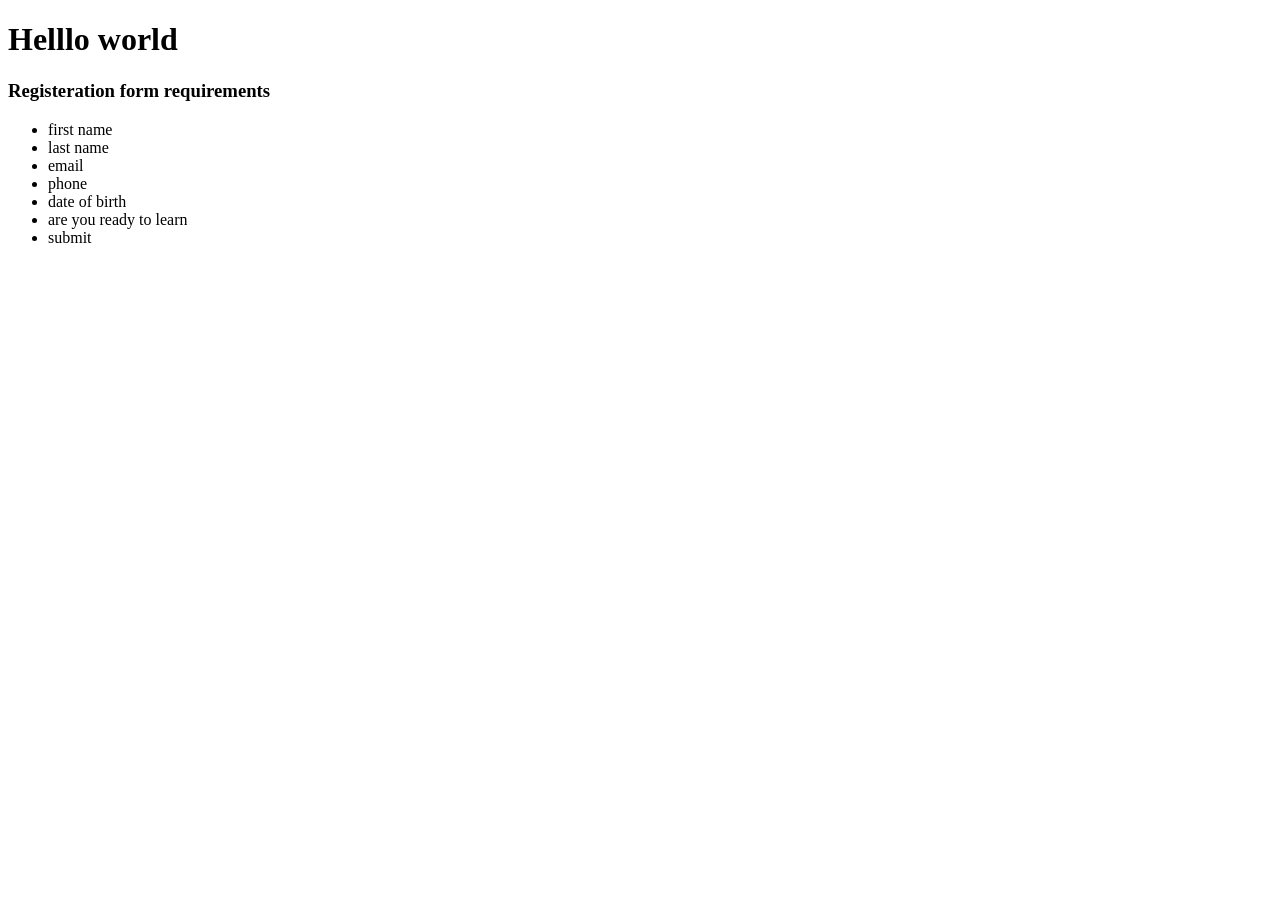
<file: index.html>
<!DOCTYPE html>
<html lang="en">
<head>
    <meta charset="UTF-8">
    <meta name="viewport" content="width=device-width, initial-scale=1.0">
    <link rel="stylesheet" href="">
    <title>Document</title>
</head>
<body>
    
    <h1>Helllo world</h1>
    <h3>Registeration form requirements</h3>
    <ul>
        <li>first name</li>
        <li>last name</li>
        <li>email</li>
        <li>phone</li>
        <li>date of birth</li>
        <li>are you ready to learn</li>
        <li>submit</li>
    </ul>
</body>
</html>
</file>
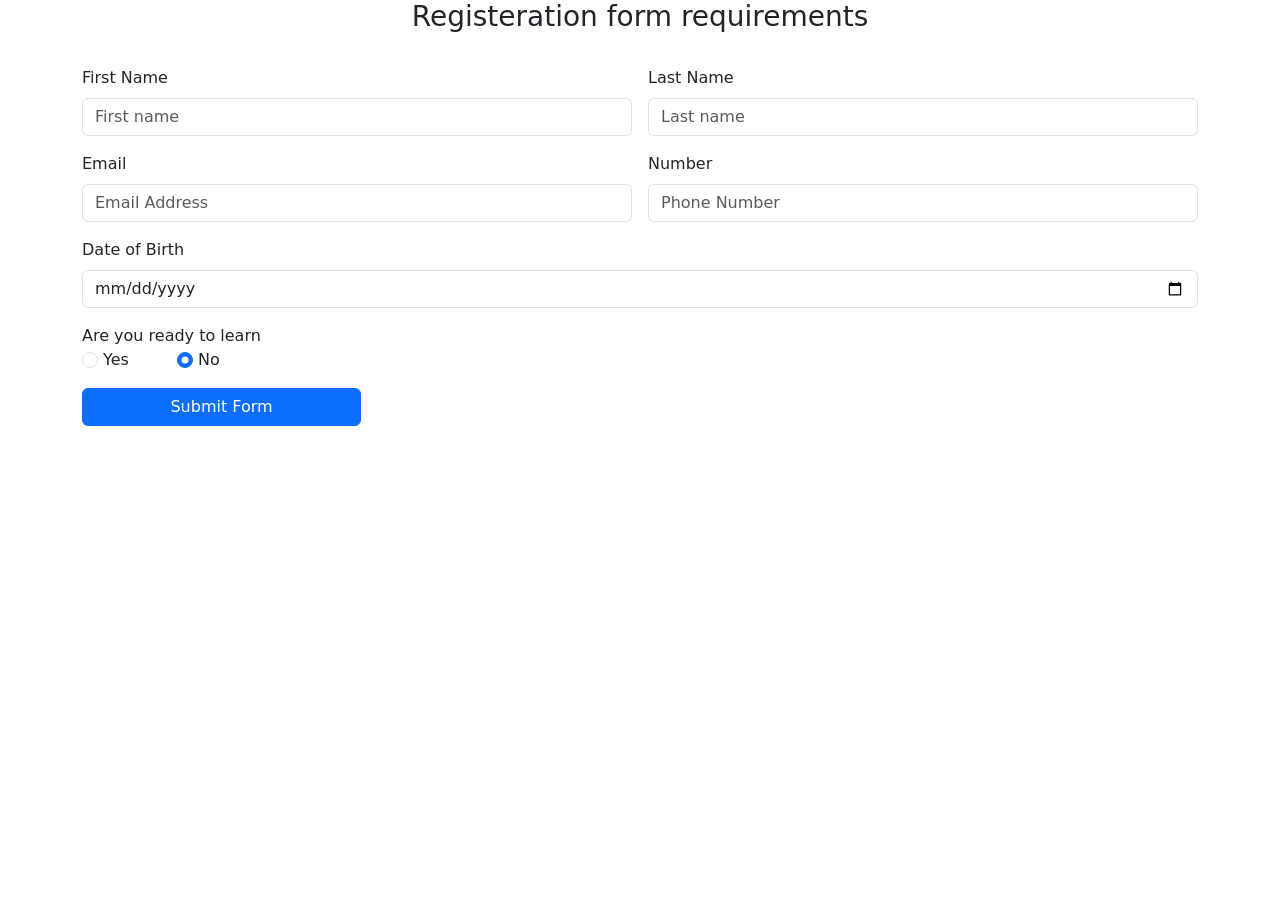
<file: akorede.html>
<!DOCTYPE html>
<html lang="en">
<head>
    <meta charset="UTF-8">
    <meta name="viewport" content="width=device-width, initial-scale=1.0">
    <link href="https://cdn.jsdelivr.net/npm/bootstrap@5.3.3/dist/css/bootstrap.min.css" rel="stylesheet">
    <title>Akorede Form</title>
</head>
<body class="container">
    <form id="registerForm">
        <h3 class="text-center">Registeration form requirements</h3>
        <div class="row g-3 my-3">
            <div class="col">
                <label for="firstname" class="form-label">First Name</label>
                <input id="firstname" type="text" class="form-control" placeholder="First name" aria-label="First name">
            </div>
            <div class="col">
                <label for="lastname" class="form-label">Last Name</label>
                <input id="lastname" type="text" class="form-control" placeholder="Last name" aria-label="Last name">
            </div>
        </div>
        <div class="row g-3">
            <div class="col-md-6">
                <label for="inputEmail4" class="form-label">Email</label>
                <input type="email" class="form-control" id="inputEmail4" placeholder="Email Address">
            </div>
            <div class="col-md-6">
                <label for="inputNumber4" class="form-label">Number</label>
                <input type="number" class="form-control" id="inputNumber4" placeholder="Phone Number">
            </div>
        </div>
        <div class="my-3">
            <label for="inputDate" class="form-label">Date of Birth</label>
            <input type="date" class="form-control" id="inputDate">
        </div>
        <div>
            <label class="form-check-label" for="radioDefault2">
                    Are you ready to learn
            </label>
            <div class="row">
                <div class="col-3 col-lg-1">
                    <input class="form-check-input" type="radio" name="radioDefault" id="radioDefault1">
                    <label class="form-check-label" for="radioDefault1">
                        Yes
                    </label>
                </div>
                <div class="col-3 col-lg-1">
                    <input class="form-check-input" type="radio" name="radioDefault" id="radioDefault2" checked>
                    <label class="form-check-label" for="radioDefault2">
                        No
                    </label>
                </div>
            </div>
        </div>
        <div class="d-grid gap-2 d-md-block my-3">
            <button class="btn btn-primary col-3" type="submit">Submit Form</button>
        </div>
    </form>
    <script>
        document.getElementById("registerForm").addEventListener("submit", function (event) {
            event.preventDefault();
            console.log("form submit successful");
            alert("form submit successful");
        });
    </script>
    
</body>
</html>
</file>
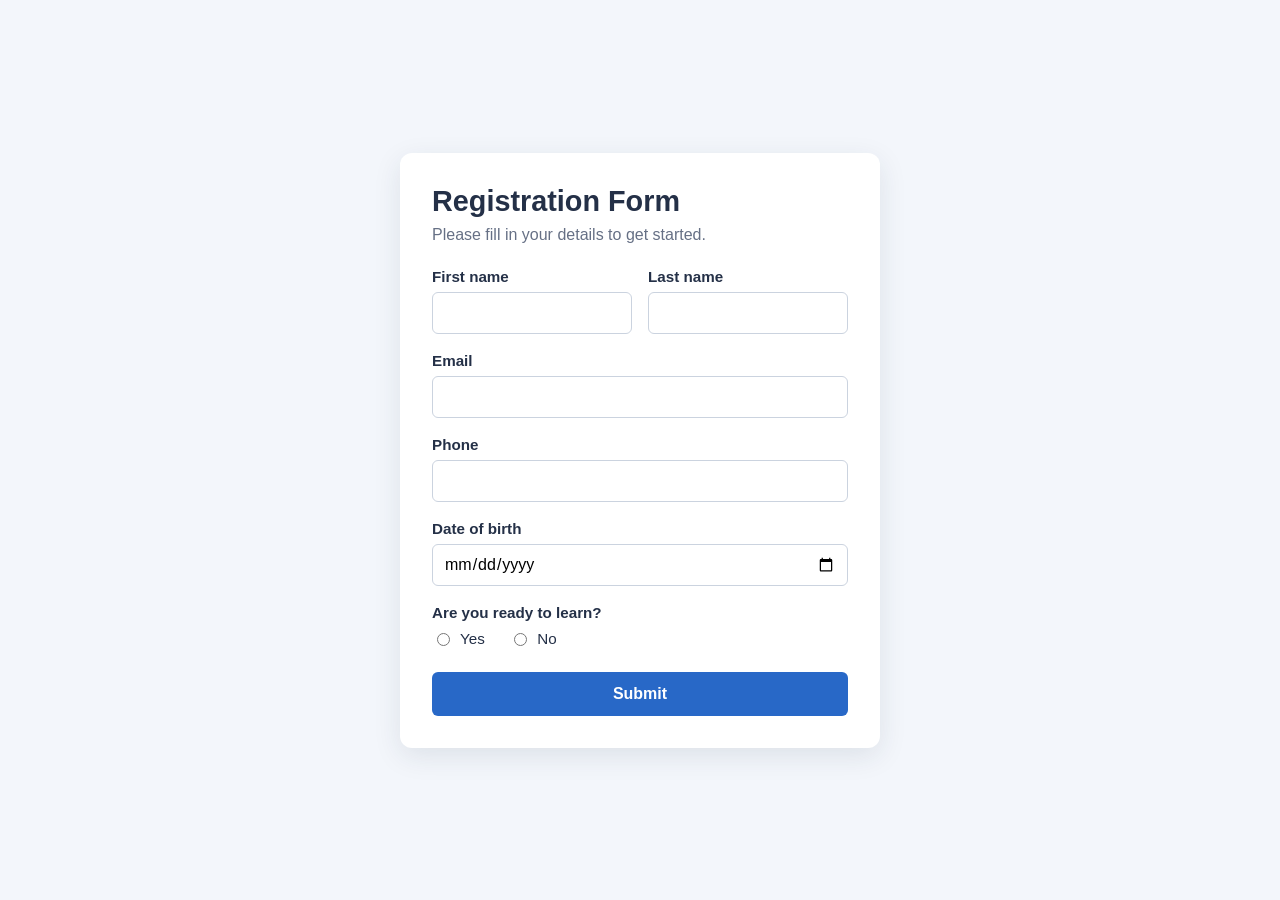
<file: ayomide.html>
<!DOCTYPE html>
<html lang="en">
<head>
    <meta charset="UTF-8">
    <meta name="viewport" content="width=device-width, initial-scale=1.0">
    <link rel="stylesheet" href="ayomide.css">
    <title>Registration Form</title>
</head>
<body>
    <main class="form-card">
        <h1>Registration Form</h1>
        <p>Please fill in your details to get started.</p>

        <form action="#" method="post">
            <div class="form-row">
                <div class="field">
                    <label for="first-name">First name</label>
                    <input type="text" id="first-name" name="first-name" autocomplete="given-name" required>
                </div>
                <div class="field">
                    <label for="last-name">Last name</label>
                    <input type="text" id="last-name" name="last-name" autocomplete="family-name" required>
                </div>
            </div>

            <div class="field">
                <label for="email">Email</label>
                <input type="email" id="email" name="email" autocomplete="email" required>
            </div>

            <div class="field">
                <label for="phone">Phone</label>
                <input type="tel" id="phone" name="phone" autocomplete="tel" required>
            </div>

            <div class="field">
                <label for="date-of-birth">Date of birth</label>
                <input type="date" id="date-of-birth" name="date-of-birth" required>
            </div>

            <fieldset class="field readiness">
                <legend>Are you ready to learn?</legend>
                <label class="radio-option">
                    <input type="radio" name="ready-to-learn" value="yes" required>
                    Yes
                </label>
                <label class="radio-option">
                    <input type="radio" name="ready-to-learn" value="no">
                    No
                </label>
            </fieldset>

            <button type="submit" onclick="submitButton()">Submit</button>
        </form>
    </main>

    <script>
        const submitButton=()=>{
            alert("Registration Successful")
        }
    </script>
</body>
</html>
</file>
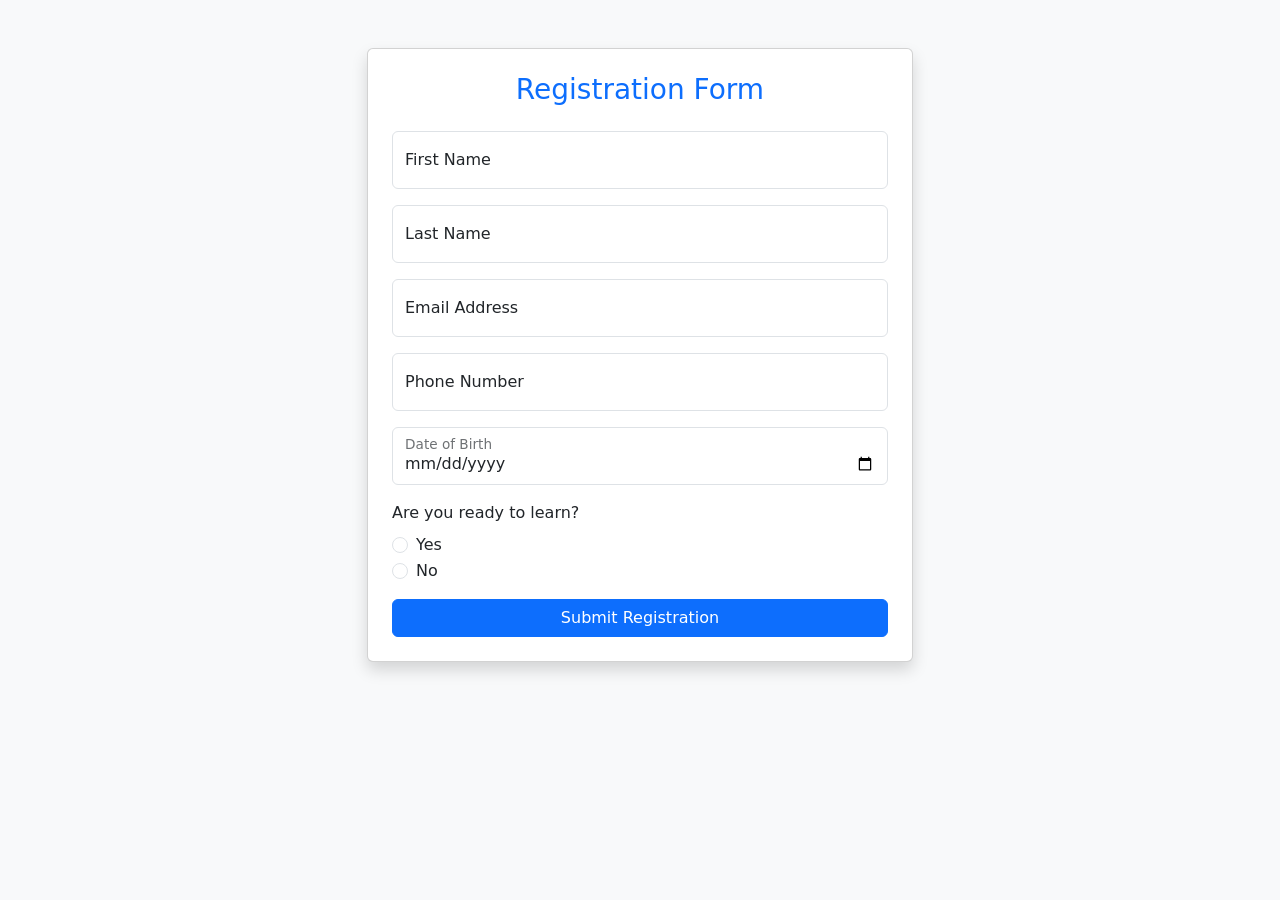
<file: Jerry.html>
<!DOCTYPE html>
<html lang="en">
<head>
    <meta charset="UTF-8">
    <meta name="viewport" content="width=device-width, initial-scale=1.0">
    <title>Registration Form</title>

    <!-- Bootstrap CSS -->
    <link href="https://cdn.jsdelivr.net/npm/bootstrap@5.3.3/dist/css/bootstrap.min.css" rel="stylesheet">
</head>

<body class="bg-light">

    <div class="container mt-5">
        <div class="row justify-content-center">
            <div class="col-md-6">

                <div class="card shadow p-4">

                    <h3 class="text-center text-primary mb-4">
                        Registration Form
                    </h3>

                    <form id="registrationForm">

                        <!-- First Name -->
                        <div class="form-floating mb-3">
                            <input type="text" class="form-control" id="firstName" placeholder="First Name" required>
                            <label for="firstName">First Name</label>
                        </div>

                        <!-- Last Name -->
                        <div class="form-floating mb-3">
                            <input type="text" class="form-control" id="lastName" placeholder="Last Name" required>
                            <label for="lastName">Last Name</label>
                        </div>

                        <!-- Email -->
                        <div class="form-floating mb-3">
                            <input type="email" class="form-control" id="email" placeholder="Email Address" required>
                            <label for="email">Email Address</label>
                        </div>

                        <!-- Phone -->
                        <div class="form-floating mb-3">
                            <input type="tel" class="form-control" id="phone" placeholder="Phone Number" required>
                            <label for="phone">Phone Number</label>
                        </div>

                        <!-- Date of Birth -->
                        <div class="form-floating mb-3">
                            <input type="date" class="form-control" id="dob" required>
                            <label for="dob">Date of Birth</label>
                        </div>

                        <!-- Ready to Learn -->
                        <div class="mb-3">
                            <label class="form-label">Are you ready to learn?</label>

                            <div class="form-check">
                                <input type="radio" class="form-check-input" id="yes" name="learn" value="Yes" required>
                                <label class="form-check-label" for="yes">Yes</label>
                            </div>

                            <div class="form-check">
                                <input type="radio" class="form-check-input" id="no" name="learn" value="No">
                                <label class="form-check-label" for="no">No</label>
                            </div>
                        </div>

                        <!-- Submit Button -->
                        <button type="submit" class="btn btn-primary w-100">
                            Submit Registration
                        </button>

                    </form>

                </div>

            </div>
        </div>
    </div>

    <!-- JavaScript -->
    <script>
        const form = document.getElementById("registrationForm");

        form.addEventListener("submit", function(event) {
            event.preventDefault();

            const firstName = document.getElementById("firstName").value;
            const lastName = document.getElementById("lastName").value;
            const email = document.getElementById("email").value;
            const phone = document.getElementById("phone").value;
            const dob = document.getElementById("dob").value;

            const learn = document.querySelector(
                'input[name="learn"]:checked'
            ).value;

            console.log("Registration Data:");
            console.log("First Name:", firstName);
            console.log("Last Name:", lastName);
            console.log("Email:", email);
            console.log("Phone:", phone);
            console.log("Date of Birth:", dob);
            console.log("Ready to Learn:", learn);

            alert("Registration Submitted Successfully!");

            form.reset();
        });
    </script>

</body>
</html>
</file>
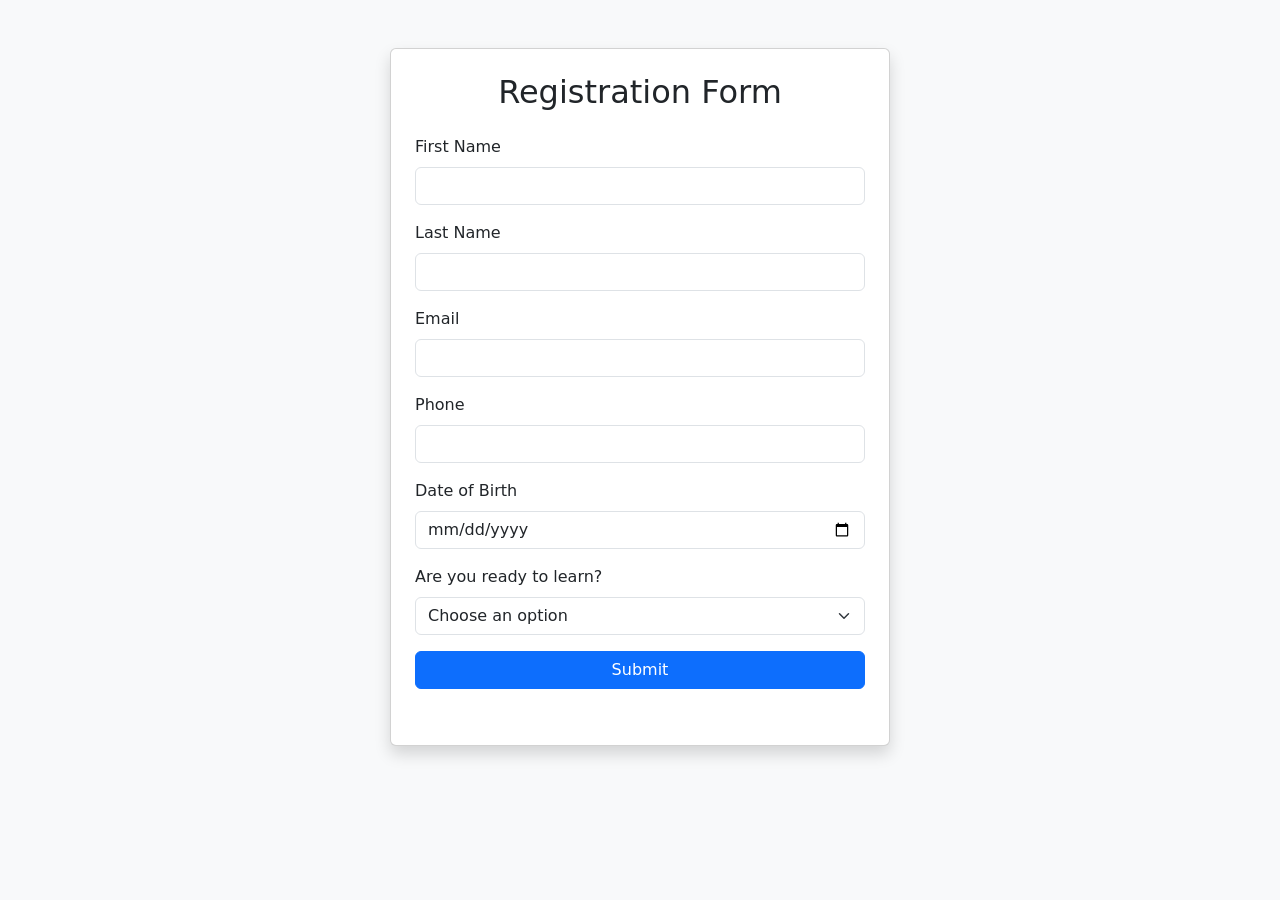
<file: philips.html>
<!DOCTYPE html>
<html lang="en">
<head>
    <meta charset="UTF-8">
    <meta name="viewport" content="width=device-width, initial-scale=1.0">
    <title>Registration Form</title>

    <!-- Bootstrap CSS -->
    <link href="https://cdn.jsdelivr.net/npm/bootstrap@5.3.3/dist/css/bootstrap.min.css" rel="stylesheet">
</head>

<body class="bg-light">

    <div class="container mt-5">
        <div class="card p-4 mx-auto shadow" style="max-width: 500px;">

            <h2 class="text-center mb-4">Registration Form</h2>

            <form id="myForm">

                <div class="mb-3">
                    <label class="form-label">First Name</label>
                    <input type="text" id="firstName" class="form-control" required>
                </div>

                <div class="mb-3">
                    <label class="form-label">Last Name</label>
                    <input type="text" id="lastName" class="form-control" required>
                </div>

                <div class="mb-3">
                    <label class="form-label">Email</label>
                    <input type="email" id="email" class="form-control" required>
                </div>

                <div class="mb-3">
                    <label class="form-label">Phone</label>
                    <input type="tel" id="phone" class="form-control" required>
                </div>

                <div class="mb-3">
                    <label class="form-label">Date of Birth</label>
                    <input type="date" id="dob" class="form-control" required>
                </div>

                <div class="mb-3">
                    <label class="form-label">Are you ready to learn?</label>
                    <select id="ready" class="form-select" required>
                        <option value="">Choose an option</option>
                        <option value="Yes">Yes</option>
                        <option value="No">No</option>
                    </select>
                </div>

                <button type="submit" class="btn btn-primary w-100">
                    Submit
                </button>

            </form>

            <p id="message" class="text-success text-center mt-3"></p>

        </div>
    </div>

    <!-- JavaScript -->
    <script>
        document.getElementById("myForm").addEventListener("submit", function(event) {
            event.preventDefault();

            let firstName = document.getElementById("firstName").value;
            let lastName = document.getElementById("lastName").value;

            document.getElementById("message").textContent =
                "Registration successful! Welcome " + firstName + " " + lastName;
                alert("Registration successful! Welcome " + firstName + " " + lastName)
            this.reset();
        });
    </script>

</body>
</html>
</file>
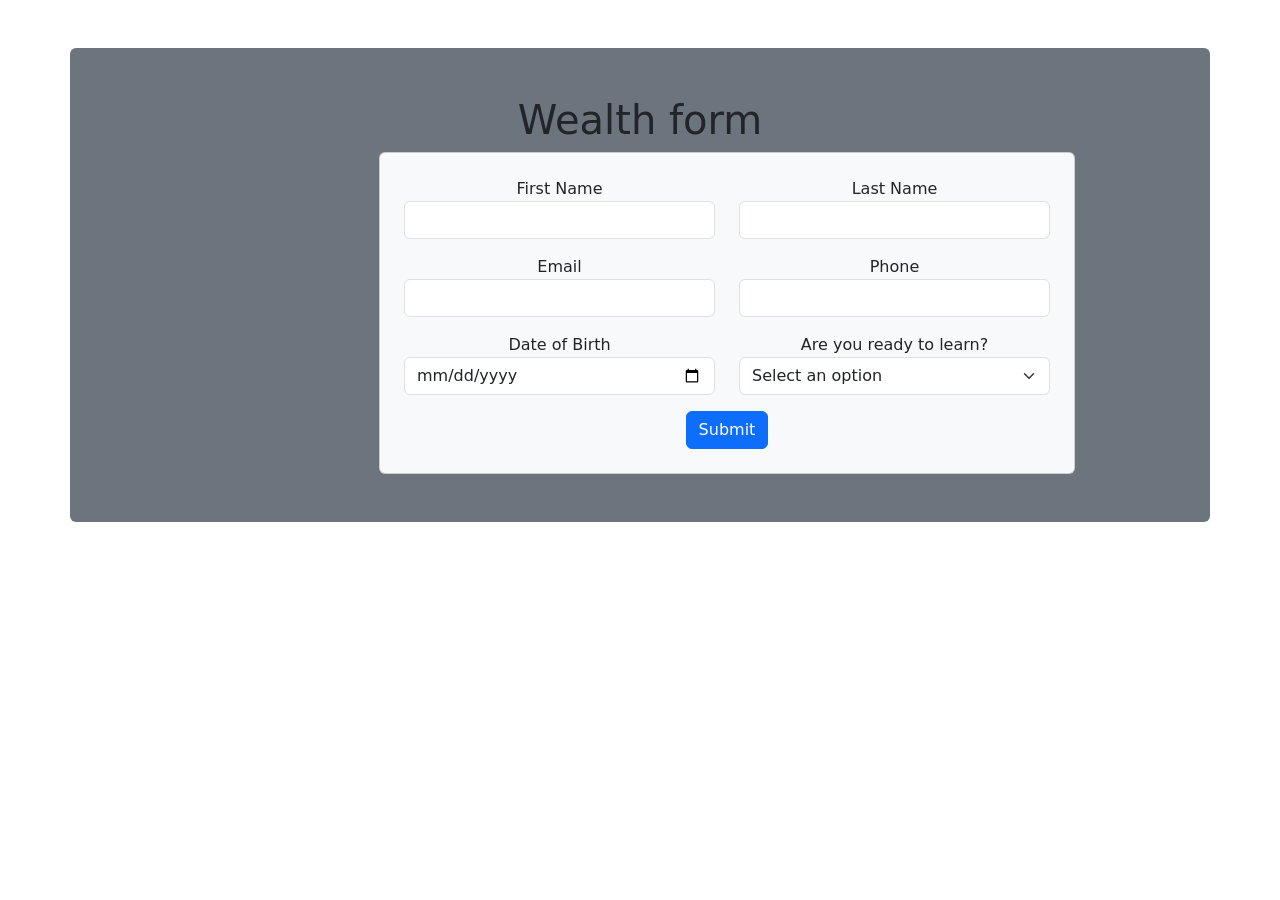
<file: wealth.html>
<!DOCTYPE html>
<html lang="en">
<head>
    <meta charset="UTF-8">
    <meta name="viewport" content="width=device-width, initial-scale=1.0">
    <title>Wealth form</title>
    <link href="https://cdn.jsdelivr.net/npm/bootstrap@5.3.2/dist/css/bootstrap.min.css" rel="stylesheet" integrity="sha384-T3c6CoIi6uLrA9TneNEoa7RxnatzjcDSCmG1MXxSR1GAsXEV/Dwwykc2MPK8M2HN" crossorigin="anonymous">

</head>
<body>
    <div class="container">
        <div class="row justify-content-center mt-5 align-items-center h-100 text-center bg-secondary p-5 rounded">
            <h1>Wealth form</h1>
            <div class="card col-md-8 offset-md-2 bg-light p-4 rounded">
                <form action="#" id="registerationForm">
                    <div class="row mb-3">
                        <div class="col-md-6">
                            <label for="first_name">First Name</label>
                            <input type="text" class="form-control" id="first_name" name="first_name" required>
                        </div>
                        <div class="col-md-6">
                            <label for="last_name">Last Name</label>
                            <input type="text" class="form-control" id="last_name" name="last_name" required>
                        </div>
                    </div>
                    <div class="row mb-3">
                        <div class="col-md-6">
                            <label for="email">Email</label>
                            <input type="email" class="form-control" id="email" name="email" required>
                        </div>
                        <div class="col-md-6">
                            <label for="phone">Phone</label>
                            <input type="tel" class="form-control" id="phone" name="phone" required>
                        </div>
                    </div>
                    <div class="row mb-3">
                        <div class="col-md-6">
                            <label for="dob">Date of Birth</label>
                            <input type="date" class="form-control" id="dob" name="dob" required>
                        </div>
                        <div class="col-md-6">
                            <label for="ready_to_learn">Are you ready to learn?</label>
                            <select class="form-select" id="ready_to_learn" name="ready_to_learn" required>
                                <option value="">Select an option</option>
                                <option value="yes">Yes</option>
                                <option value="no">No</option>
                            </select>
                        </div>
                    </div>
                    <div class="row">
                        <div class="col-md-12 text-center">
                            <button type="submit" id="submitBtn" class="btn btn-primary">Submit</button>
                        </div>
                    </div>
                </form>
            </div>
        </div>
    </div>


    <script>
        document.querySelector('#registerationForm').addEventListener('submit', function(event) {
            event.preventDefault(); // Prevent the default form submission

            // Get form values
            const firstName = document.querySelector('#first_name').value;
            const lastName = document.querySelector('#last_name').value;
            const email = document.querySelector('#email').value;
            const phone = document.querySelector('#phone').value;
            const dob = document.querySelector('#dob').value;
            const readyToLearn = document.querySelector('#ready_to_learn').value;

            // Create an object to hold the form data
            const formData = {
                firstName,
                lastName,
                email,
                phone,
                dob,
                readyToLearn
            };

            // Log the form data to the console (you can replace this with your own logic)
            console.log('Form Data:', formData);

            // Optionally, you can reset the form after submission
            this.reset();
        });
    </script>
</body>
</html>
</file>
<file: ayomide.css>
* {
    box-sizing: border-box;
}

body {
    min-height: 100vh;
    margin: 0;
    padding: 32px 16px;
    display: grid;
    place-items: center;
    background: #f3f6fb;
    color: #243047;
    font-family: Arial, sans-serif;
}

.form-card {
    width: min(100%, 480px);
    padding: 32px;
    background: #fff;
    border-radius: 12px;
    box-shadow: 0 8px 28px rgba(30, 45, 70, 0.1);
}

h1 {
    margin: 0 0 8px;
    font-size: 1.8rem;
}

.form-card > p {
    margin: 0 0 24px;
    color: #667085;
}

.form-row {
    display: flex;
    gap: 16px;
}

.field {
    min-width: 0;
    margin: 0 0 18px;
    flex: 1;
}

.field label,
.readiness legend {
    display: block;
    margin-bottom: 7px;
    font-size: 0.95rem;
    font-weight: 600;
}

.field input:not([type="radio"]) {
    width: 100%;
    min-height: 42px;
    padding: 9px 11px;
    border: 1px solid #cbd3df;
    border-radius: 6px;
    font: inherit;
}

.field input:focus {
    outline: 2px solid #8bb7ff;
    outline-offset: 1px;
    border-color: #3478db;
}

.readiness {
    padding: 0;
    border: 0;
}

.readiness legend {
    padding: 0;
}

.radio-option {
    display: inline-flex !important;
    align-items: center;
    gap: 7px;
    margin: 2px 20px 0 0;
    font-weight: 400 !important;
}

button {
    width: 100%;
    min-height: 44px;
    border: 0;
    border-radius: 6px;
    background: #2868c7;
    color: #fff;
    font: inherit;
    font-weight: 600;
    cursor: pointer;
}

button:hover {
    background: #1e54a3;
}

@media (max-width: 420px) {
    .form-card {
        padding: 24px 20px;
    }

    .form-row {
        flex-direction: column;
        gap: 0;
    }
}
</file>
